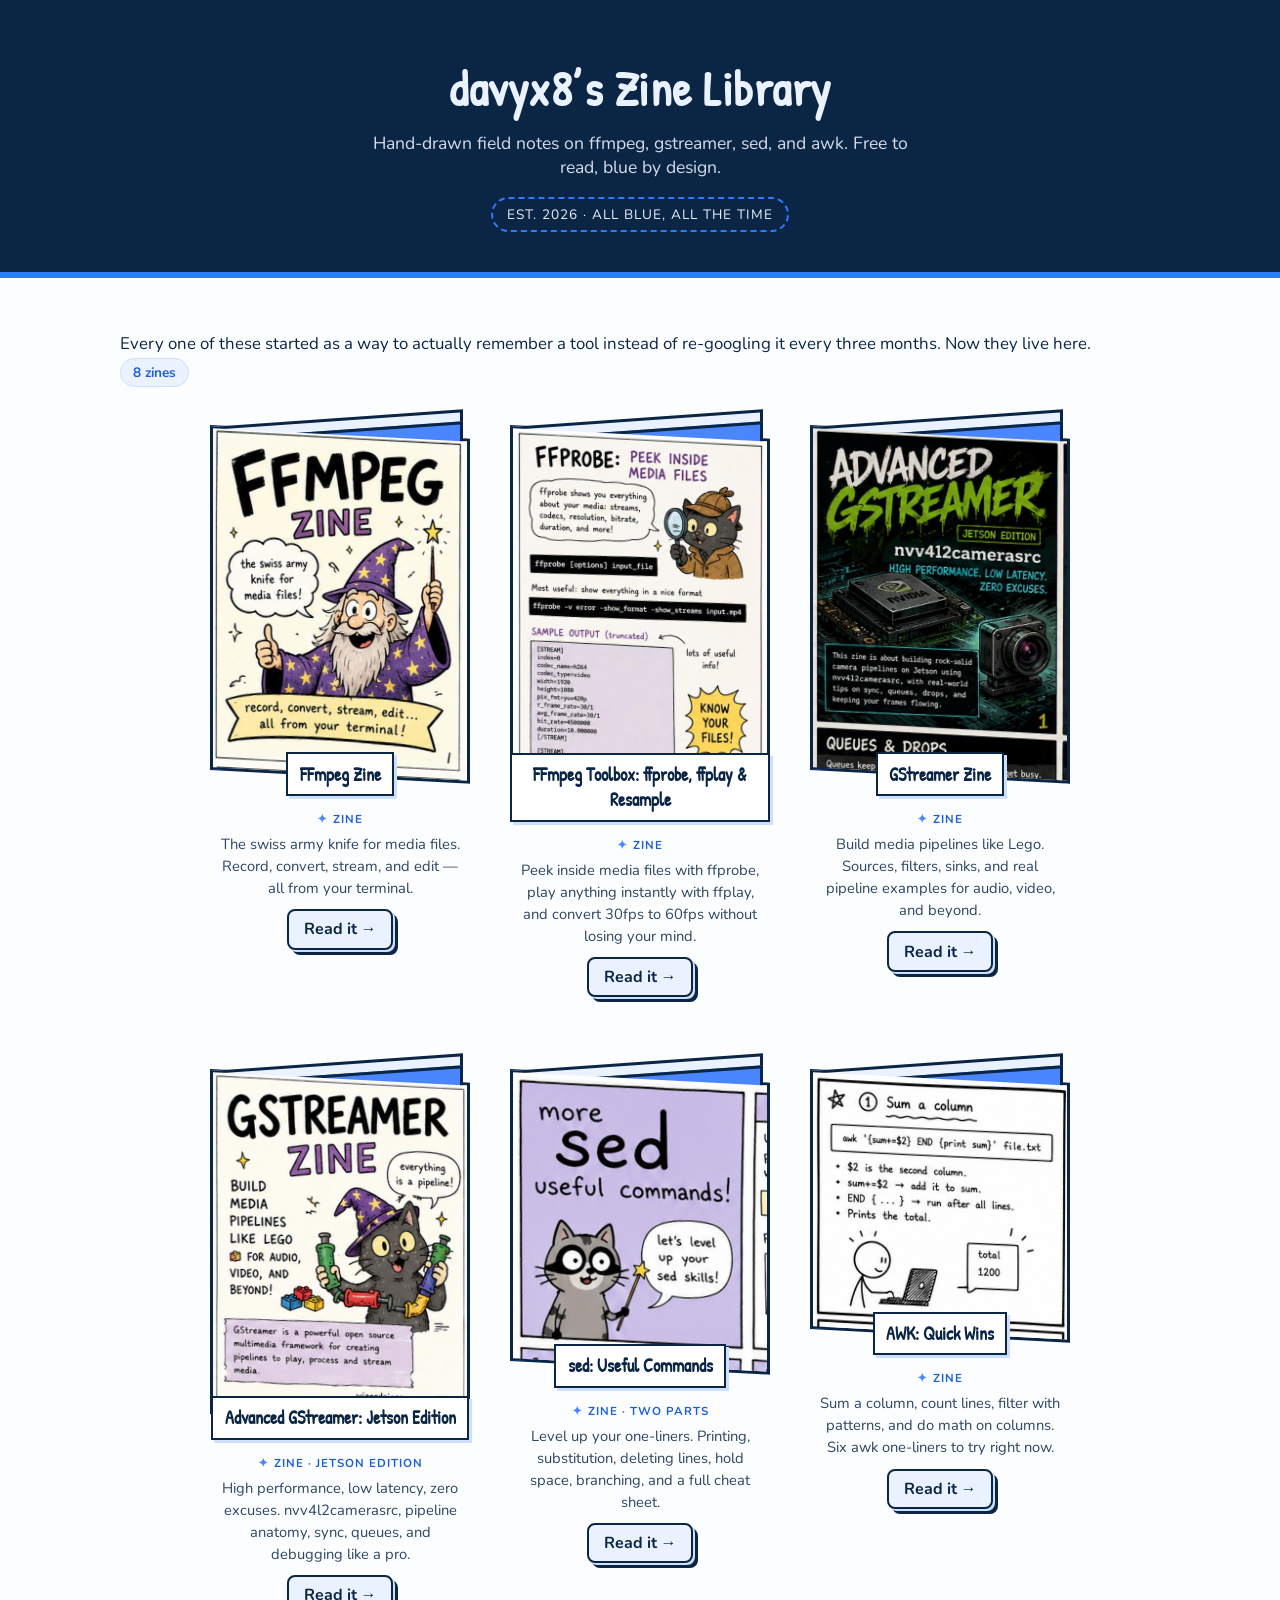
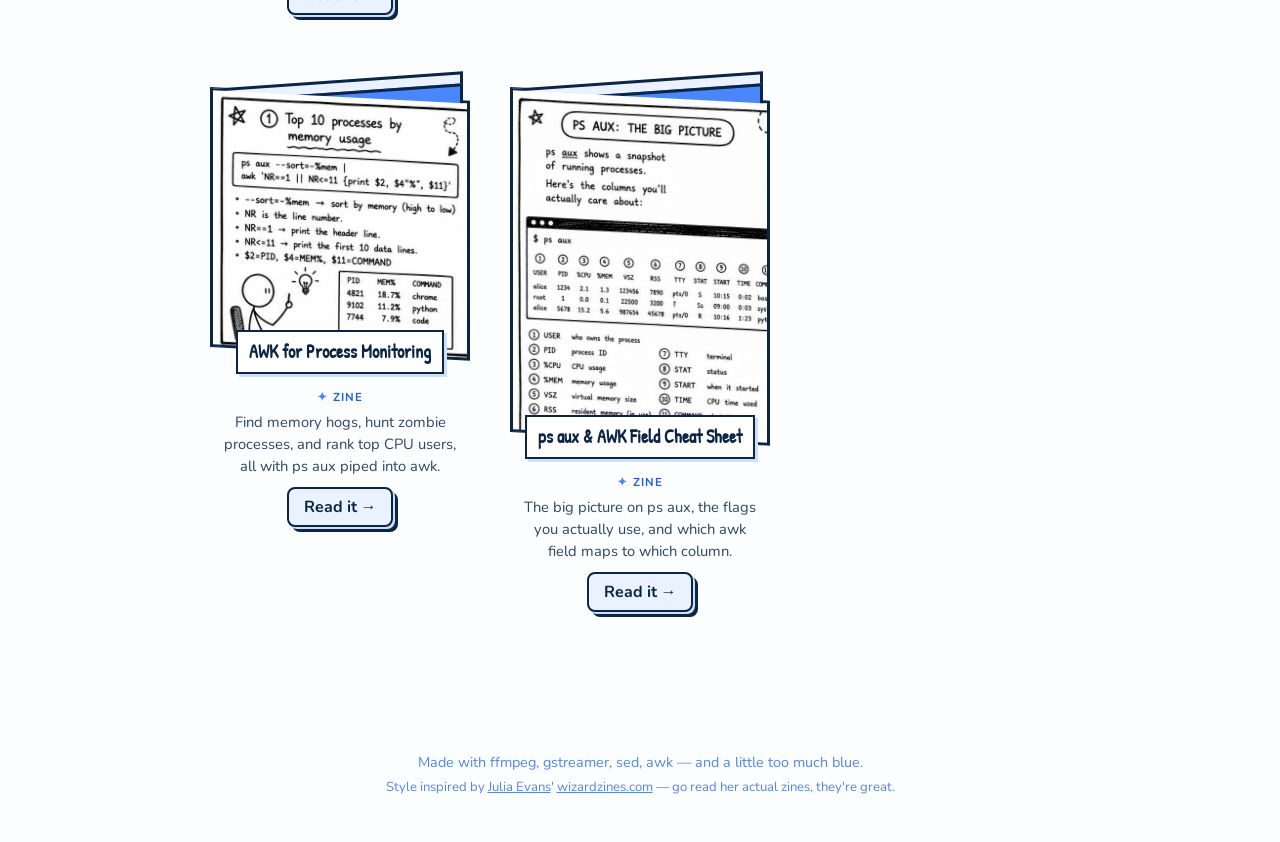
<file: index.html>
<!doctype html>
<html lang="en">
<head>
<meta charset="utf-8">
<meta name="viewport" content="width=device-width, initial-scale=1">
<title>davyx8's Zine Library</title>
<meta name="description" content="A little library of hand-drawn tech zines about ffmpeg, gstreamer, sed, and awk.">
<link rel="preconnect" href="https://fonts.googleapis.com">
<link rel="preconnect" href="https://fonts.gstatic.com" crossorigin>
<link href="https://fonts.googleapis.com/css2?family=Patrick+Hand&family=Nunito:wght@400;700;800&family=JetBrains+Mono:wght@400;700&display=swap" rel="stylesheet">
<link rel="stylesheet" href="style.css">
<link rel="icon" href="data:,">
</head>
<body class="">
<header class="site">
  <h1><a href="index.html" style="color:inherit;">davyx8&rsquo;s Zine Library</a></h1>
  <p>Hand-drawn field notes on ffmpeg, gstreamer, sed, and awk. Free to read, blue by design.</p>
  <span class="stamp">est. 2026 &middot; all blue, all the time</span>
</header>
<div class="wrap wrap-wide">
  <p class="intro">Every one of these started as a way to actually remember a tool instead of re-googling it every three months. Now they live here. <span class="count-pill">8 zines</span></p>
  <div class="zine-grid">
        <div class="li" style="--i: 0">
          <a href="zines/ffmpeg-zine.html">
            <div class="zine">
              <img src="img/thumbs/ffmpeg-zine.jpg" alt="FFmpeg Zine cover">
            </div>
            <div class="zine-title-wrapper">
              <h3 class="zine-title">FFmpeg Zine</h3>
            </div>
          </a>
          <div class="kicker">Zine</div>
          <p class="blurb">The swiss army knife for media files. Record, convert, stream, and edit &mdash; all from your terminal.</p>
          <a class="read-button" href="zines/ffmpeg-zine.html">Read it &rarr;</a>
        </div>
        <div class="li" style="--i: 1">
          <a href="zines/ffmpeg-toolbox.html">
            <div class="zine">
              <img src="img/thumbs/ffmpeg-toolbox.jpg" alt="FFmpeg Toolbox: ffprobe, ffplay &amp; Resample cover">
            </div>
            <div class="zine-title-wrapper">
              <h3 class="zine-title">FFmpeg Toolbox: ffprobe, ffplay &amp; Resample</h3>
            </div>
          </a>
          <div class="kicker">Zine</div>
          <p class="blurb">Peek inside media files with ffprobe, play anything instantly with ffplay, and convert 30fps to 60fps without losing your mind.</p>
          <a class="read-button" href="zines/ffmpeg-toolbox.html">Read it &rarr;</a>
        </div>
        <div class="li" style="--i: 2">
          <a href="zines/gstreamer-zine.html">
            <div class="zine">
              <img src="img/thumbs/gstreamer-zine.jpg" alt="GStreamer Zine cover">
            </div>
            <div class="zine-title-wrapper">
              <h3 class="zine-title">GStreamer Zine</h3>
            </div>
          </a>
          <div class="kicker">Zine</div>
          <p class="blurb">Build media pipelines like Lego. Sources, filters, sinks, and real pipeline examples for audio, video, and beyond.</p>
          <a class="read-button" href="zines/gstreamer-zine.html">Read it &rarr;</a>
        </div>
        <div class="li" style="--i: 3">
          <a href="zines/advanced-gstreamer-jetson.html">
            <div class="zine">
              <img src="img/thumbs/advanced-gstreamer-jetson.jpg" alt="Advanced GStreamer: Jetson Edition cover">
            </div>
            <div class="zine-title-wrapper">
              <h3 class="zine-title">Advanced GStreamer: Jetson Edition</h3>
            </div>
          </a>
          <div class="kicker">Zine &middot; Jetson Edition</div>
          <p class="blurb">High performance, low latency, zero excuses. nvv4l2camerasrc, pipeline anatomy, sync, queues, and debugging like a pro.</p>
          <a class="read-button" href="zines/advanced-gstreamer-jetson.html">Read it &rarr;</a>
        </div>
        <div class="li" style="--i: 4">
          <a href="zines/sed-zine.html">
            <div class="zine">
              <img src="img/thumbs/sed-zine.jpg" alt="sed: Useful Commands cover">
            </div>
            <div class="zine-title-wrapper">
              <h3 class="zine-title">sed: Useful Commands</h3>
            </div>
          </a>
          <div class="kicker">Zine &middot; Two Parts</div>
          <p class="blurb">Level up your one-liners. Printing, substitution, deleting lines, hold space, branching, and a full cheat sheet.</p>
          <a class="read-button" href="zines/sed-zine.html">Read it &rarr;</a>
        </div>
        <div class="li" style="--i: 5">
          <a href="zines/awk-basics.html">
            <div class="zine">
              <img src="img/thumbs/awk-basics.jpg" alt="AWK: Quick Wins cover">
            </div>
            <div class="zine-title-wrapper">
              <h3 class="zine-title">AWK: Quick Wins</h3>
            </div>
          </a>
          <div class="kicker">Zine</div>
          <p class="blurb">Sum a column, count lines, filter with patterns, and do math on columns. Six awk one-liners to try right now.</p>
          <a class="read-button" href="zines/awk-basics.html">Read it &rarr;</a>
        </div>
        <div class="li" style="--i: 6">
          <a href="zines/awk-processes.html">
            <div class="zine">
              <img src="img/thumbs/awk-processes.jpg" alt="AWK for Process Monitoring cover">
            </div>
            <div class="zine-title-wrapper">
              <h3 class="zine-title">AWK for Process Monitoring</h3>
            </div>
          </a>
          <div class="kicker">Zine</div>
          <p class="blurb">Find memory hogs, hunt zombie processes, and rank top CPU users, all with ps aux piped into awk.</p>
          <a class="read-button" href="zines/awk-processes.html">Read it &rarr;</a>
        </div>
        <div class="li" style="--i: 7">
          <a href="zines/ps-aux-cheatsheet.html">
            <div class="zine">
              <img src="img/thumbs/ps-aux-cheatsheet.jpg" alt="ps aux &amp; AWK Field Cheat Sheet cover">
            </div>
            <div class="zine-title-wrapper">
              <h3 class="zine-title">ps aux &amp; AWK Field Cheat Sheet</h3>
            </div>
          </a>
          <div class="kicker">Zine</div>
          <p class="blurb">The big picture on ps aux, the flags you actually use, and which awk field maps to which column.</p>
          <a class="read-button" href="zines/ps-aux-cheatsheet.html">Read it &rarr;</a>
        </div>
  </div>
</div>
<footer class="site">
  <p>Made with ffmpeg, gstreamer, sed, awk &mdash; and a little too much blue.</p>
  <p class="credit">Style inspired by <a href="https://jvns.ca/categories/zines/" target="_blank" rel="noopener">Julia Evans</a>' <a href="https://wizardzines.com/" target="_blank" rel="noopener">wizardzines.com</a> &mdash; go read her actual zines, they're great.</p>
</footer>
</body>
</html>
</file>
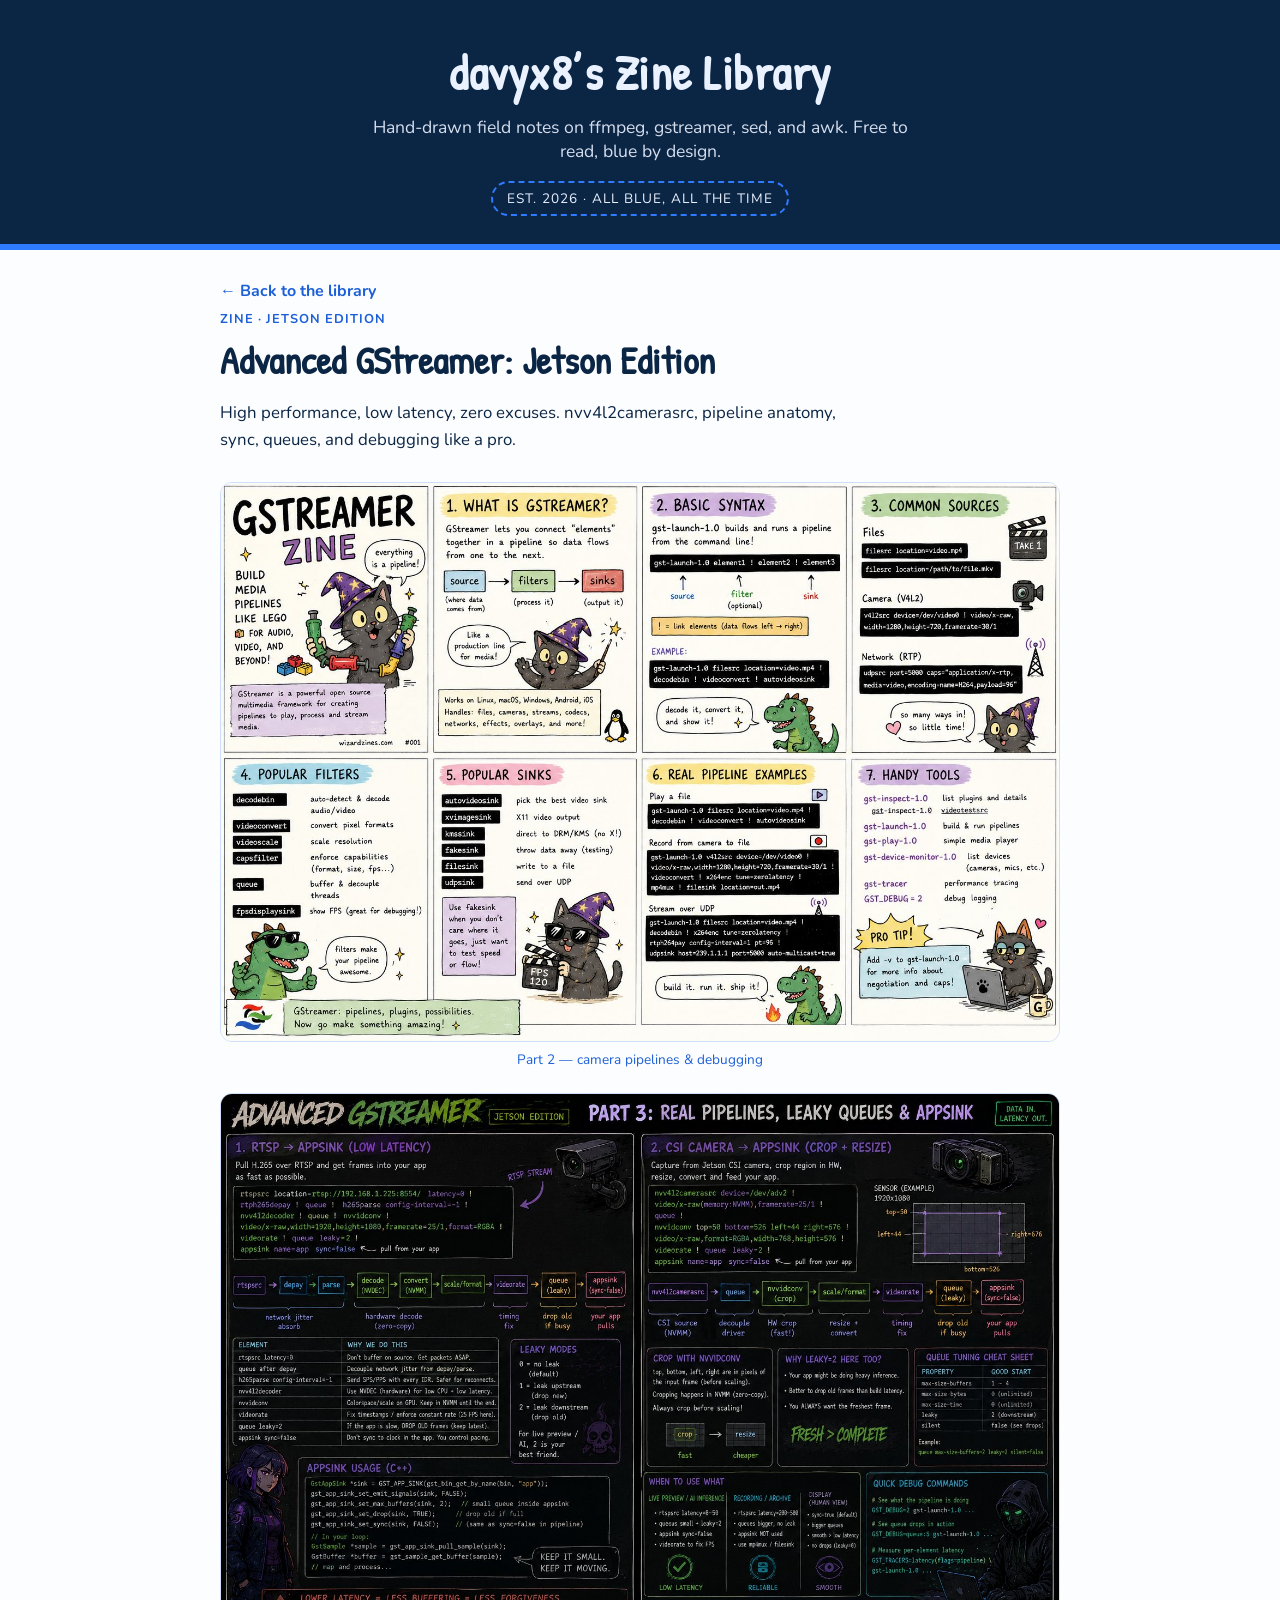
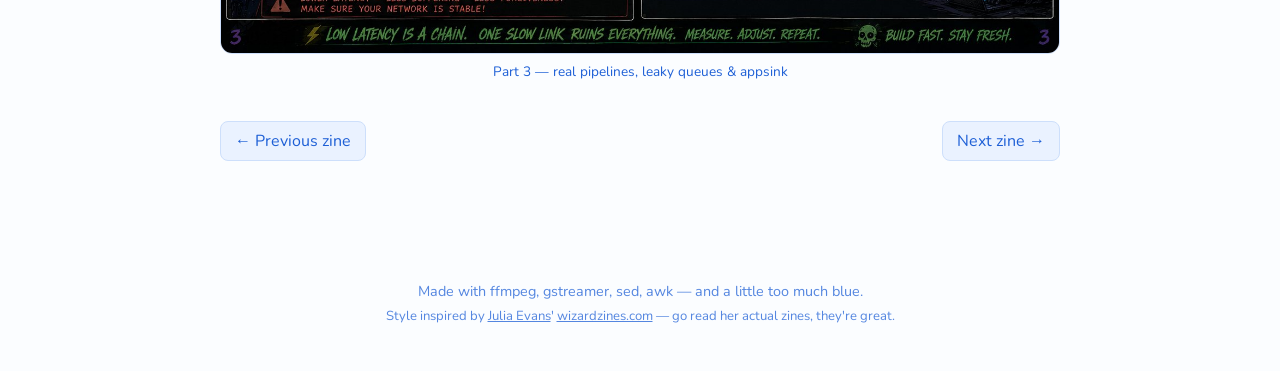
<file: zines/advanced-gstreamer-jetson.html>
<!doctype html>
<html lang="en">
<head>
<meta charset="utf-8">
<meta name="viewport" content="width=device-width, initial-scale=1">
<title>Advanced GStreamer: Jetson Edition &mdash; davyx8's Zine Library</title>
<meta name="description" content="A little library of hand-drawn tech zines about ffmpeg, gstreamer, sed, and awk.">
<link rel="preconnect" href="https://fonts.googleapis.com">
<link rel="preconnect" href="https://fonts.gstatic.com" crossorigin>
<link href="https://fonts.googleapis.com/css2?family=Patrick+Hand&family=Nunito:wght@400;700;800&family=JetBrains+Mono:wght@400;700&display=swap" rel="stylesheet">
<link rel="stylesheet" href="../style.css">
<link rel="icon" href="data:,">
</head>
<body class="zine-page">
<header class="site">
  <h1><a href="../index.html" style="color:inherit;">davyx8&rsquo;s Zine Library</a></h1>
  <p>Hand-drawn field notes on ffmpeg, gstreamer, sed, and awk. Free to read, blue by design.</p>
  <span class="stamp">est. 2026 &middot; all blue, all the time</span>
</header>
<div class="wrap zine-detail">
  <a class="back-link" href="../index.html">&larr; Back to the library</a>
  <div class="kicker">Zine &middot; Jetson Edition</div>
  <h1>Advanced GStreamer: Jetson Edition</h1>
  <p class="blurb">High performance, low latency, zero excuses. nvv4l2camerasrc, pipeline anatomy, sync, queues, and debugging like a pro.</p>
  <div class="pages">
    <figure>
      <img src="../img/full/advanced-gstreamer-jetson.jpg" alt="Advanced GStreamer: Jetson Edition page 1">
      <figcaption>Part 2 &mdash; camera pipelines & debugging</figcaption>
    </figure>
    <figure>
      <img src="../img/full/advanced-gstreamer-jetson-3.jpg" alt="Advanced GStreamer: Jetson Edition page 2">
      <figcaption>Part 3 &mdash; real pipelines, leaky queues & appsink</figcaption>
    </figure>
  </div>
  <div class="nav-buttons">
    <a href="gstreamer-zine.html">&larr; Previous zine</a>
    <a href="sed-zine.html">Next zine &rarr;</a>
  </div>
</div>
<footer class="site">
  <p>Made with ffmpeg, gstreamer, sed, awk &mdash; and a little too much blue.</p>
  <p class="credit">Style inspired by <a href="https://jvns.ca/categories/zines/" target="_blank" rel="noopener">Julia Evans</a>' <a href="https://wizardzines.com/" target="_blank" rel="noopener">wizardzines.com</a> &mdash; go read her actual zines, they're great.</p>
</footer>
</body>
</html>
</file>
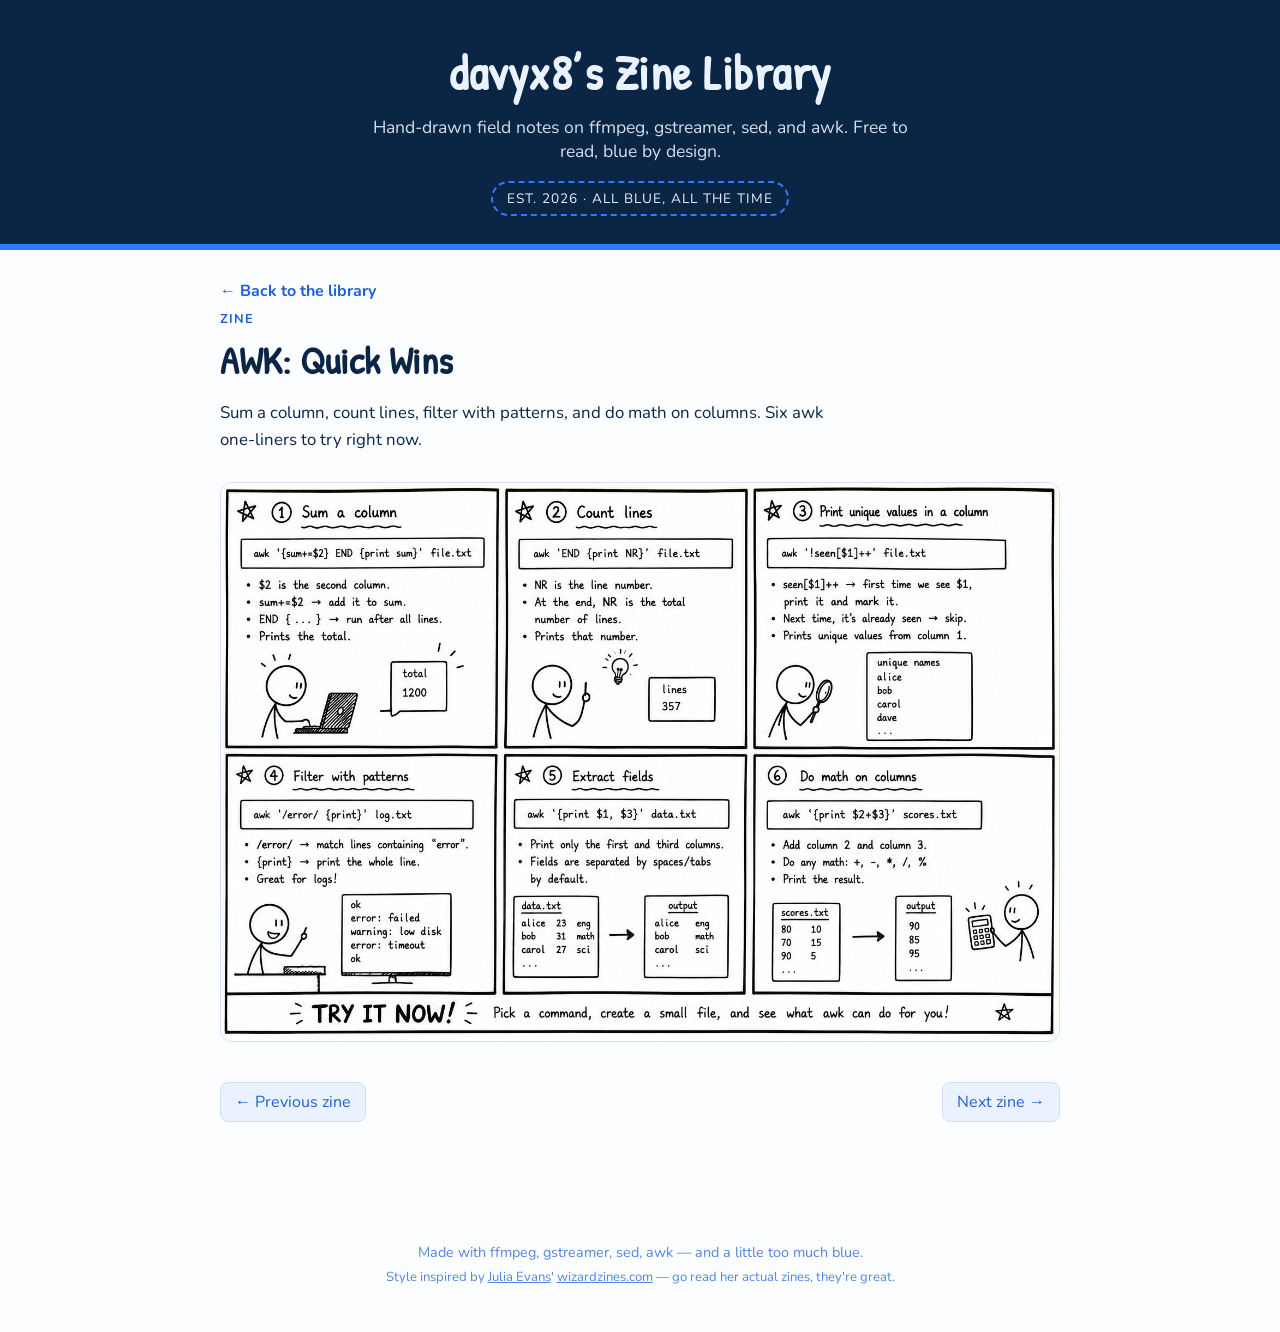
<file: zines/awk-basics.html>
<!doctype html>
<html lang="en">
<head>
<meta charset="utf-8">
<meta name="viewport" content="width=device-width, initial-scale=1">
<title>AWK: Quick Wins &mdash; davyx8's Zine Library</title>
<meta name="description" content="A little library of hand-drawn tech zines about ffmpeg, gstreamer, sed, and awk.">
<link rel="preconnect" href="https://fonts.googleapis.com">
<link rel="preconnect" href="https://fonts.gstatic.com" crossorigin>
<link href="https://fonts.googleapis.com/css2?family=Patrick+Hand&family=Nunito:wght@400;700;800&family=JetBrains+Mono:wght@400;700&display=swap" rel="stylesheet">
<link rel="stylesheet" href="../style.css">
<link rel="icon" href="data:,">
</head>
<body class="zine-page">
<header class="site">
  <h1><a href="../index.html" style="color:inherit;">davyx8&rsquo;s Zine Library</a></h1>
  <p>Hand-drawn field notes on ffmpeg, gstreamer, sed, and awk. Free to read, blue by design.</p>
  <span class="stamp">est. 2026 &middot; all blue, all the time</span>
</header>
<div class="wrap zine-detail">
  <a class="back-link" href="../index.html">&larr; Back to the library</a>
  <div class="kicker">Zine</div>
  <h1>AWK: Quick Wins</h1>
  <p class="blurb">Sum a column, count lines, filter with patterns, and do math on columns. Six awk one-liners to try right now.</p>
  <div class="pages">
    <figure>
      <img src="../img/full/awk-basics.jpg" alt="AWK: Quick Wins page 1">
      
    </figure>
  </div>
  <div class="nav-buttons">
    <a href="sed-zine.html">&larr; Previous zine</a>
    <a href="awk-processes.html">Next zine &rarr;</a>
  </div>
</div>
<footer class="site">
  <p>Made with ffmpeg, gstreamer, sed, awk &mdash; and a little too much blue.</p>
  <p class="credit">Style inspired by <a href="https://jvns.ca/categories/zines/" target="_blank" rel="noopener">Julia Evans</a>' <a href="https://wizardzines.com/" target="_blank" rel="noopener">wizardzines.com</a> &mdash; go read her actual zines, they're great.</p>
</footer>
</body>
</html>
</file>
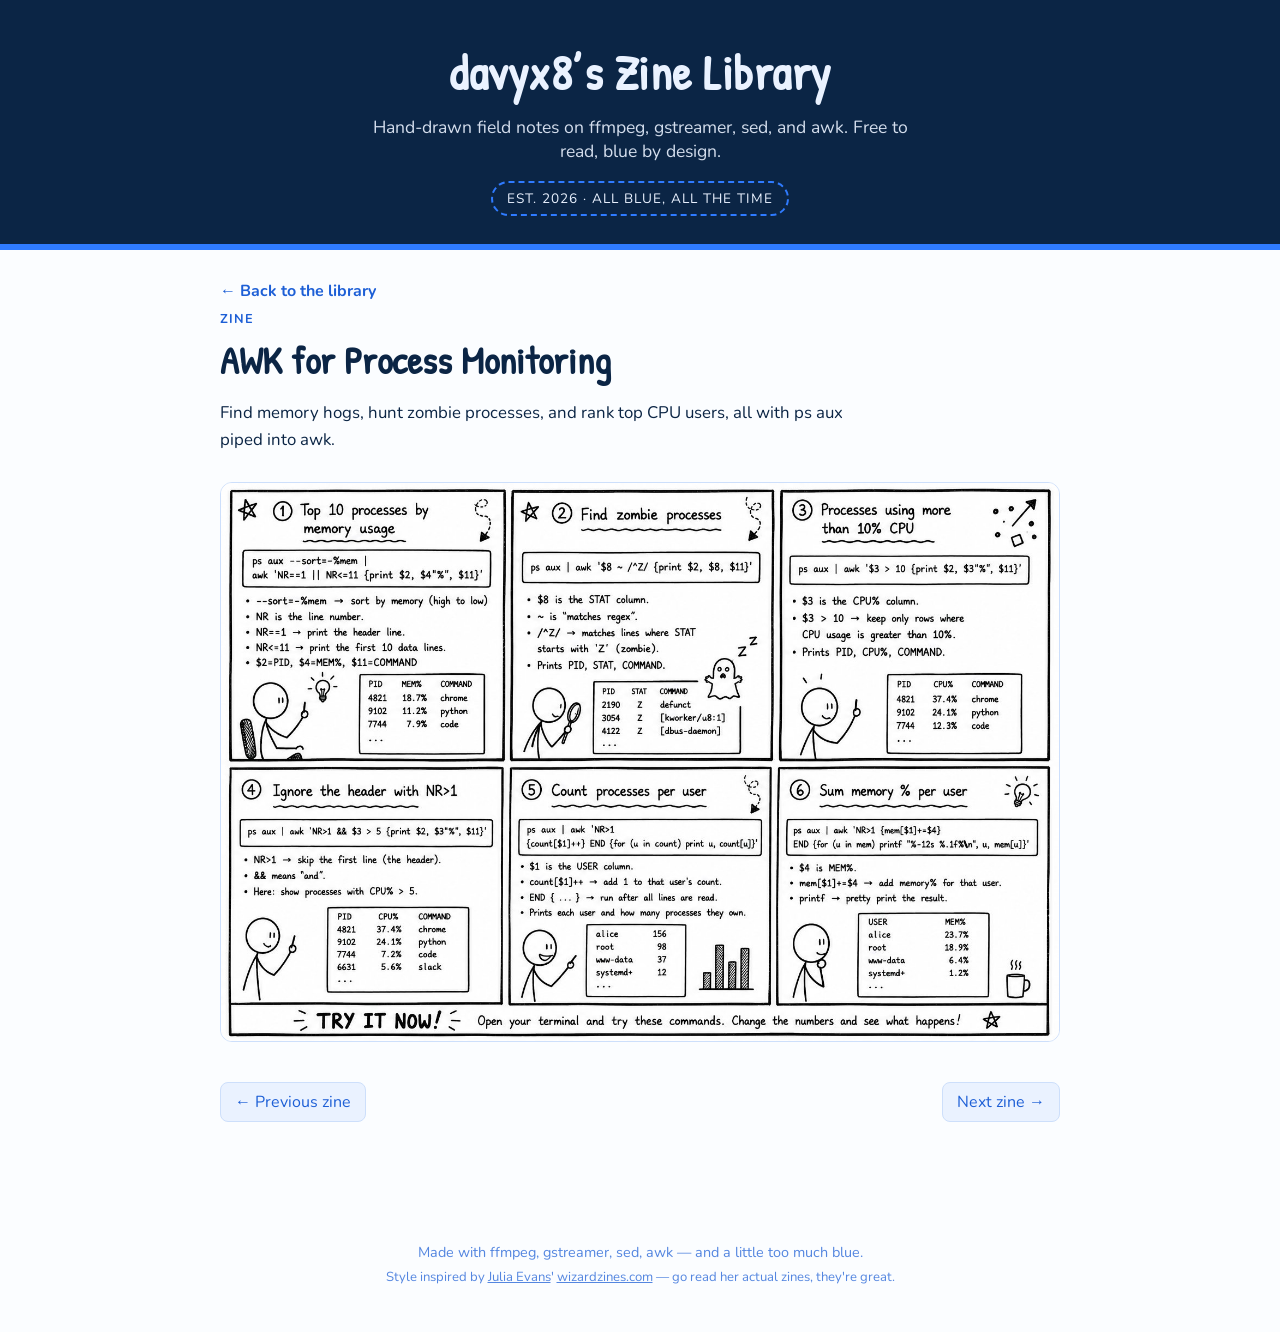
<file: zines/awk-processes.html>
<!doctype html>
<html lang="en">
<head>
<meta charset="utf-8">
<meta name="viewport" content="width=device-width, initial-scale=1">
<title>AWK for Process Monitoring &mdash; davyx8's Zine Library</title>
<meta name="description" content="A little library of hand-drawn tech zines about ffmpeg, gstreamer, sed, and awk.">
<link rel="preconnect" href="https://fonts.googleapis.com">
<link rel="preconnect" href="https://fonts.gstatic.com" crossorigin>
<link href="https://fonts.googleapis.com/css2?family=Patrick+Hand&family=Nunito:wght@400;700;800&family=JetBrains+Mono:wght@400;700&display=swap" rel="stylesheet">
<link rel="stylesheet" href="../style.css">
<link rel="icon" href="data:,">
</head>
<body class="zine-page">
<header class="site">
  <h1><a href="../index.html" style="color:inherit;">davyx8&rsquo;s Zine Library</a></h1>
  <p>Hand-drawn field notes on ffmpeg, gstreamer, sed, and awk. Free to read, blue by design.</p>
  <span class="stamp">est. 2026 &middot; all blue, all the time</span>
</header>
<div class="wrap zine-detail">
  <a class="back-link" href="../index.html">&larr; Back to the library</a>
  <div class="kicker">Zine</div>
  <h1>AWK for Process Monitoring</h1>
  <p class="blurb">Find memory hogs, hunt zombie processes, and rank top CPU users, all with ps aux piped into awk.</p>
  <div class="pages">
    <figure>
      <img src="../img/full/awk-processes.jpg" alt="AWK for Process Monitoring page 1">
      
    </figure>
  </div>
  <div class="nav-buttons">
    <a href="awk-basics.html">&larr; Previous zine</a>
    <a href="ps-aux-cheatsheet.html">Next zine &rarr;</a>
  </div>
</div>
<footer class="site">
  <p>Made with ffmpeg, gstreamer, sed, awk &mdash; and a little too much blue.</p>
  <p class="credit">Style inspired by <a href="https://jvns.ca/categories/zines/" target="_blank" rel="noopener">Julia Evans</a>' <a href="https://wizardzines.com/" target="_blank" rel="noopener">wizardzines.com</a> &mdash; go read her actual zines, they're great.</p>
</footer>
</body>
</html>
</file>
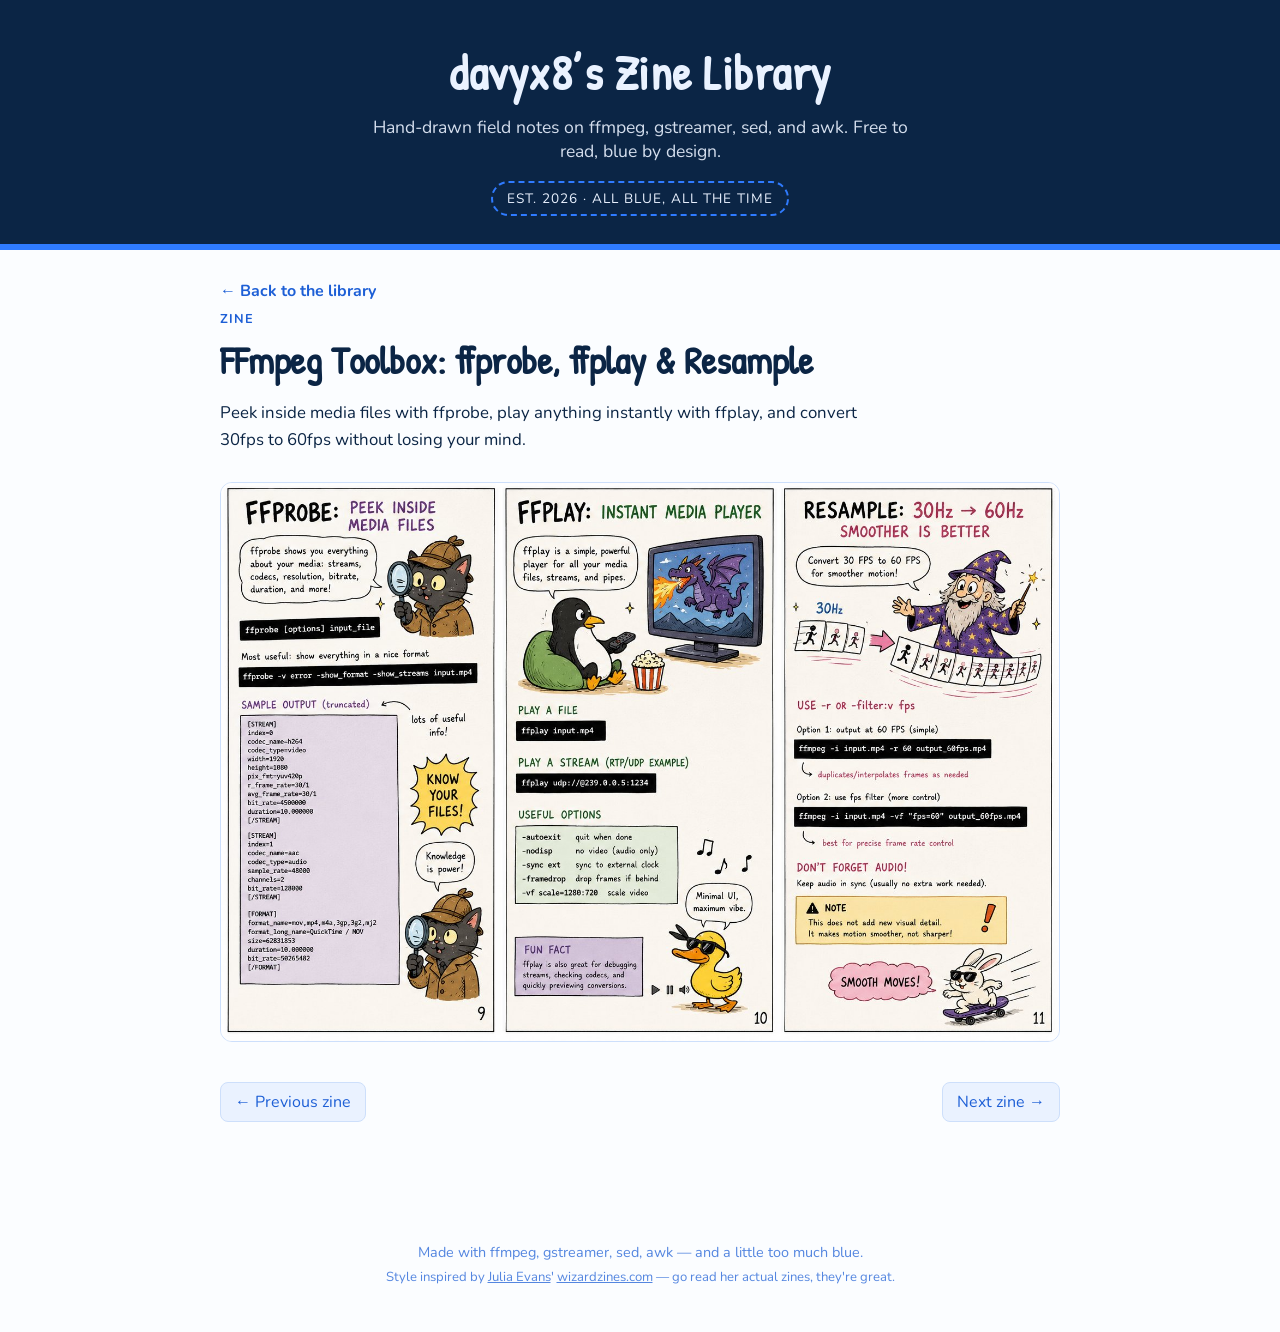
<file: zines/ffmpeg-toolbox.html>
<!doctype html>
<html lang="en">
<head>
<meta charset="utf-8">
<meta name="viewport" content="width=device-width, initial-scale=1">
<title>FFmpeg Toolbox: ffprobe, ffplay &amp; Resample &mdash; davyx8's Zine Library</title>
<meta name="description" content="A little library of hand-drawn tech zines about ffmpeg, gstreamer, sed, and awk.">
<link rel="preconnect" href="https://fonts.googleapis.com">
<link rel="preconnect" href="https://fonts.gstatic.com" crossorigin>
<link href="https://fonts.googleapis.com/css2?family=Patrick+Hand&family=Nunito:wght@400;700;800&family=JetBrains+Mono:wght@400;700&display=swap" rel="stylesheet">
<link rel="stylesheet" href="../style.css">
<link rel="icon" href="data:,">
</head>
<body class="zine-page">
<header class="site">
  <h1><a href="../index.html" style="color:inherit;">davyx8&rsquo;s Zine Library</a></h1>
  <p>Hand-drawn field notes on ffmpeg, gstreamer, sed, and awk. Free to read, blue by design.</p>
  <span class="stamp">est. 2026 &middot; all blue, all the time</span>
</header>
<div class="wrap zine-detail">
  <a class="back-link" href="../index.html">&larr; Back to the library</a>
  <div class="kicker">Zine</div>
  <h1>FFmpeg Toolbox: ffprobe, ffplay &amp; Resample</h1>
  <p class="blurb">Peek inside media files with ffprobe, play anything instantly with ffplay, and convert 30fps to 60fps without losing your mind.</p>
  <div class="pages">
    <figure>
      <img src="../img/full/ffmpeg-toolbox.jpg" alt="FFmpeg Toolbox: ffprobe, ffplay &amp; Resample page 1">
      
    </figure>
  </div>
  <div class="nav-buttons">
    <a href="ffmpeg-zine.html">&larr; Previous zine</a>
    <a href="gstreamer-zine.html">Next zine &rarr;</a>
  </div>
</div>
<footer class="site">
  <p>Made with ffmpeg, gstreamer, sed, awk &mdash; and a little too much blue.</p>
  <p class="credit">Style inspired by <a href="https://jvns.ca/categories/zines/" target="_blank" rel="noopener">Julia Evans</a>' <a href="https://wizardzines.com/" target="_blank" rel="noopener">wizardzines.com</a> &mdash; go read her actual zines, they're great.</p>
</footer>
</body>
</html>
</file>
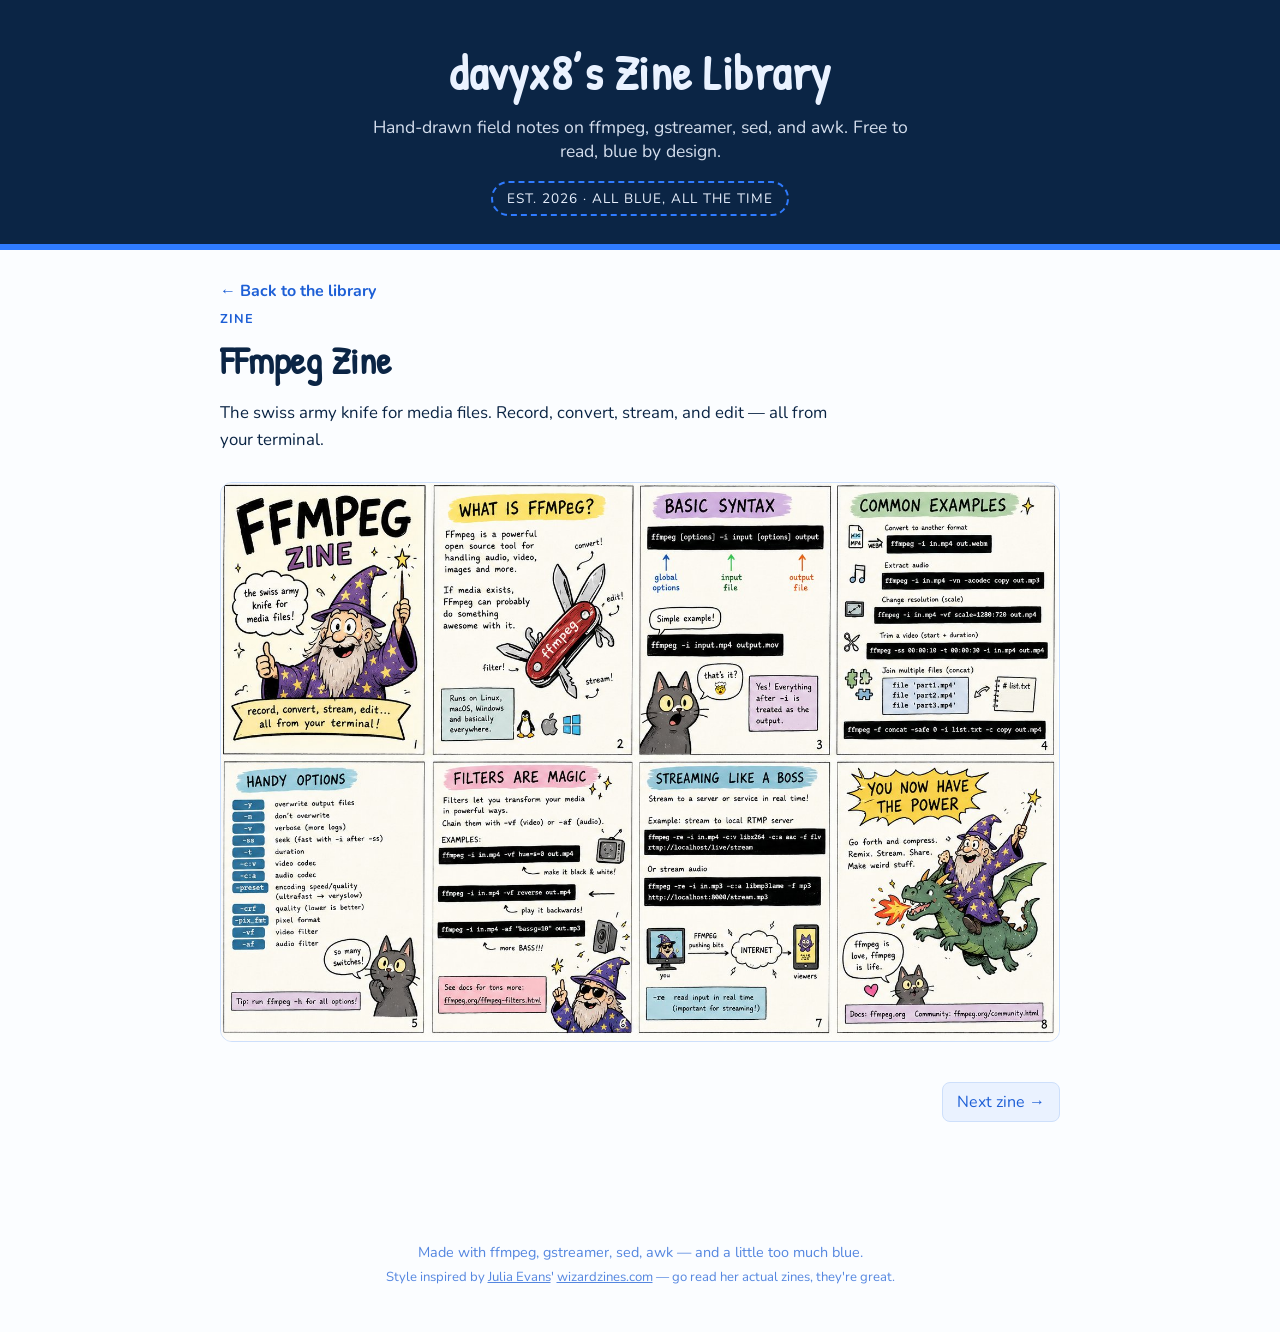
<file: zines/ffmpeg-zine.html>
<!doctype html>
<html lang="en">
<head>
<meta charset="utf-8">
<meta name="viewport" content="width=device-width, initial-scale=1">
<title>FFmpeg Zine &mdash; davyx8's Zine Library</title>
<meta name="description" content="A little library of hand-drawn tech zines about ffmpeg, gstreamer, sed, and awk.">
<link rel="preconnect" href="https://fonts.googleapis.com">
<link rel="preconnect" href="https://fonts.gstatic.com" crossorigin>
<link href="https://fonts.googleapis.com/css2?family=Patrick+Hand&family=Nunito:wght@400;700;800&family=JetBrains+Mono:wght@400;700&display=swap" rel="stylesheet">
<link rel="stylesheet" href="../style.css">
<link rel="icon" href="data:,">
</head>
<body class="zine-page">
<header class="site">
  <h1><a href="../index.html" style="color:inherit;">davyx8&rsquo;s Zine Library</a></h1>
  <p>Hand-drawn field notes on ffmpeg, gstreamer, sed, and awk. Free to read, blue by design.</p>
  <span class="stamp">est. 2026 &middot; all blue, all the time</span>
</header>
<div class="wrap zine-detail">
  <a class="back-link" href="../index.html">&larr; Back to the library</a>
  <div class="kicker">Zine</div>
  <h1>FFmpeg Zine</h1>
  <p class="blurb">The swiss army knife for media files. Record, convert, stream, and edit &mdash; all from your terminal.</p>
  <div class="pages">
    <figure>
      <img src="../img/full/ffmpeg-zine.jpg" alt="FFmpeg Zine page 1">
      
    </figure>
  </div>
  <div class="nav-buttons">
    <span></span>
    <a href="ffmpeg-toolbox.html">Next zine &rarr;</a>
  </div>
</div>
<footer class="site">
  <p>Made with ffmpeg, gstreamer, sed, awk &mdash; and a little too much blue.</p>
  <p class="credit">Style inspired by <a href="https://jvns.ca/categories/zines/" target="_blank" rel="noopener">Julia Evans</a>' <a href="https://wizardzines.com/" target="_blank" rel="noopener">wizardzines.com</a> &mdash; go read her actual zines, they're great.</p>
</footer>
</body>
</html>
</file>
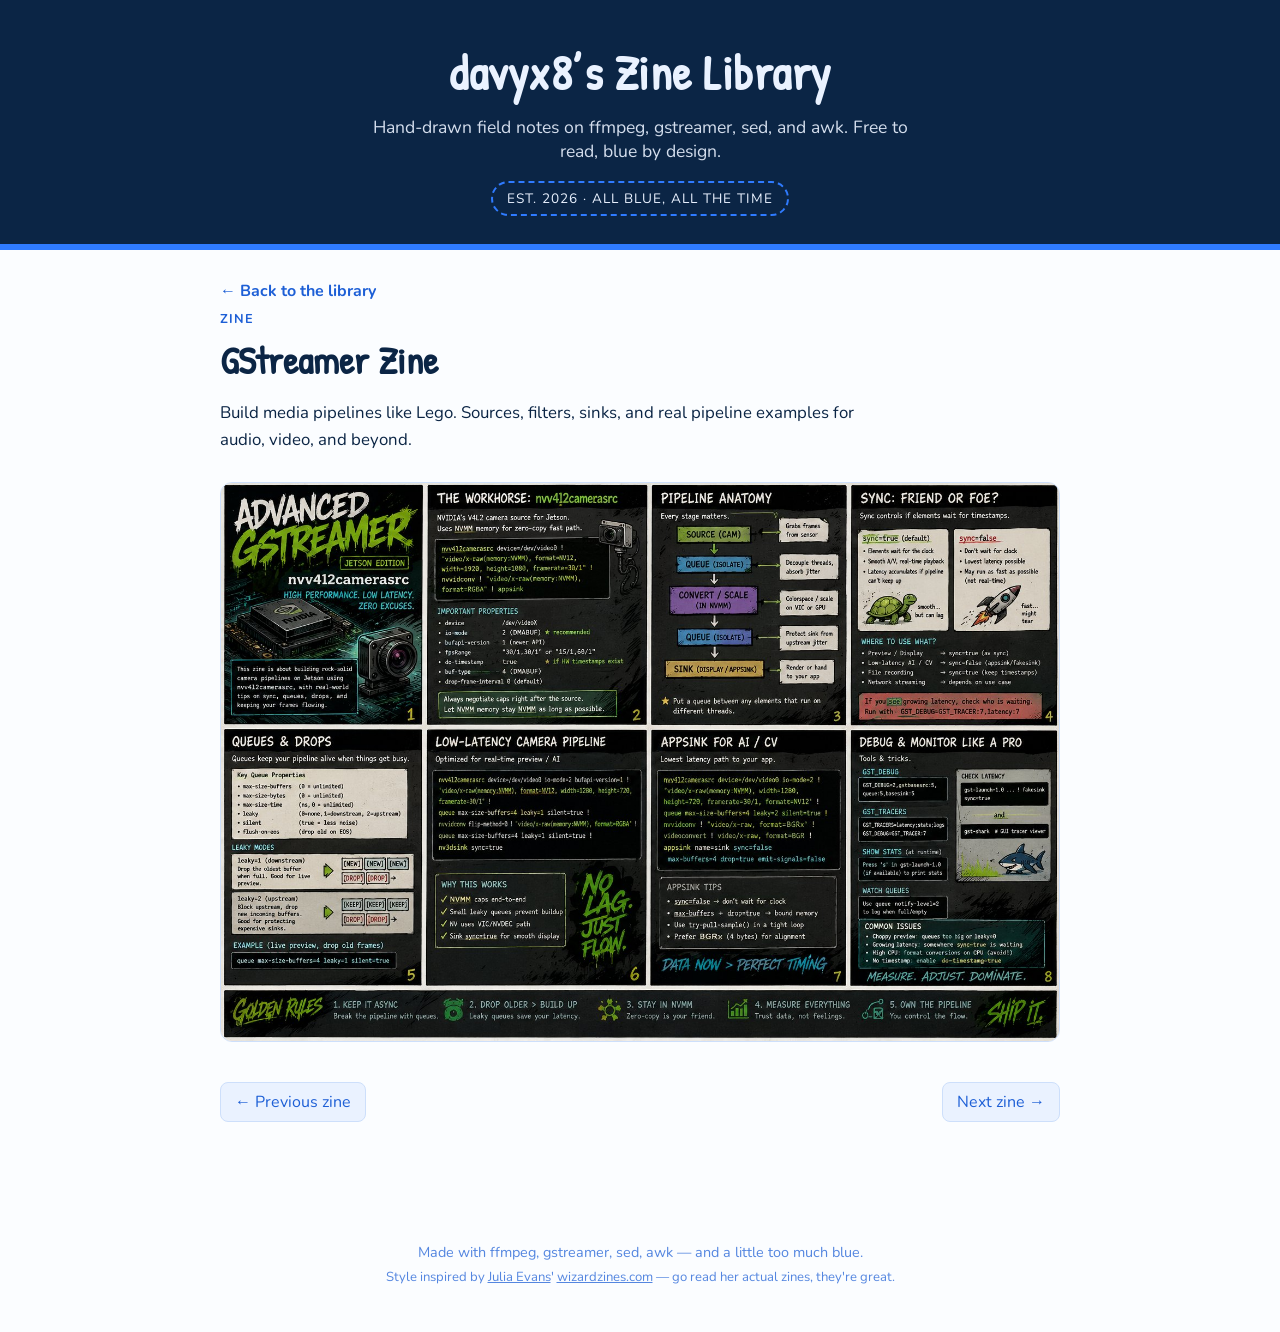
<file: zines/gstreamer-zine.html>
<!doctype html>
<html lang="en">
<head>
<meta charset="utf-8">
<meta name="viewport" content="width=device-width, initial-scale=1">
<title>GStreamer Zine &mdash; davyx8's Zine Library</title>
<meta name="description" content="A little library of hand-drawn tech zines about ffmpeg, gstreamer, sed, and awk.">
<link rel="preconnect" href="https://fonts.googleapis.com">
<link rel="preconnect" href="https://fonts.gstatic.com" crossorigin>
<link href="https://fonts.googleapis.com/css2?family=Patrick+Hand&family=Nunito:wght@400;700;800&family=JetBrains+Mono:wght@400;700&display=swap" rel="stylesheet">
<link rel="stylesheet" href="../style.css">
<link rel="icon" href="data:,">
</head>
<body class="zine-page">
<header class="site">
  <h1><a href="../index.html" style="color:inherit;">davyx8&rsquo;s Zine Library</a></h1>
  <p>Hand-drawn field notes on ffmpeg, gstreamer, sed, and awk. Free to read, blue by design.</p>
  <span class="stamp">est. 2026 &middot; all blue, all the time</span>
</header>
<div class="wrap zine-detail">
  <a class="back-link" href="../index.html">&larr; Back to the library</a>
  <div class="kicker">Zine</div>
  <h1>GStreamer Zine</h1>
  <p class="blurb">Build media pipelines like Lego. Sources, filters, sinks, and real pipeline examples for audio, video, and beyond.</p>
  <div class="pages">
    <figure>
      <img src="../img/full/gstreamer-zine.jpg" alt="GStreamer Zine page 1">
      
    </figure>
  </div>
  <div class="nav-buttons">
    <a href="ffmpeg-toolbox.html">&larr; Previous zine</a>
    <a href="advanced-gstreamer-jetson.html">Next zine &rarr;</a>
  </div>
</div>
<footer class="site">
  <p>Made with ffmpeg, gstreamer, sed, awk &mdash; and a little too much blue.</p>
  <p class="credit">Style inspired by <a href="https://jvns.ca/categories/zines/" target="_blank" rel="noopener">Julia Evans</a>' <a href="https://wizardzines.com/" target="_blank" rel="noopener">wizardzines.com</a> &mdash; go read her actual zines, they're great.</p>
</footer>
</body>
</html>
</file>
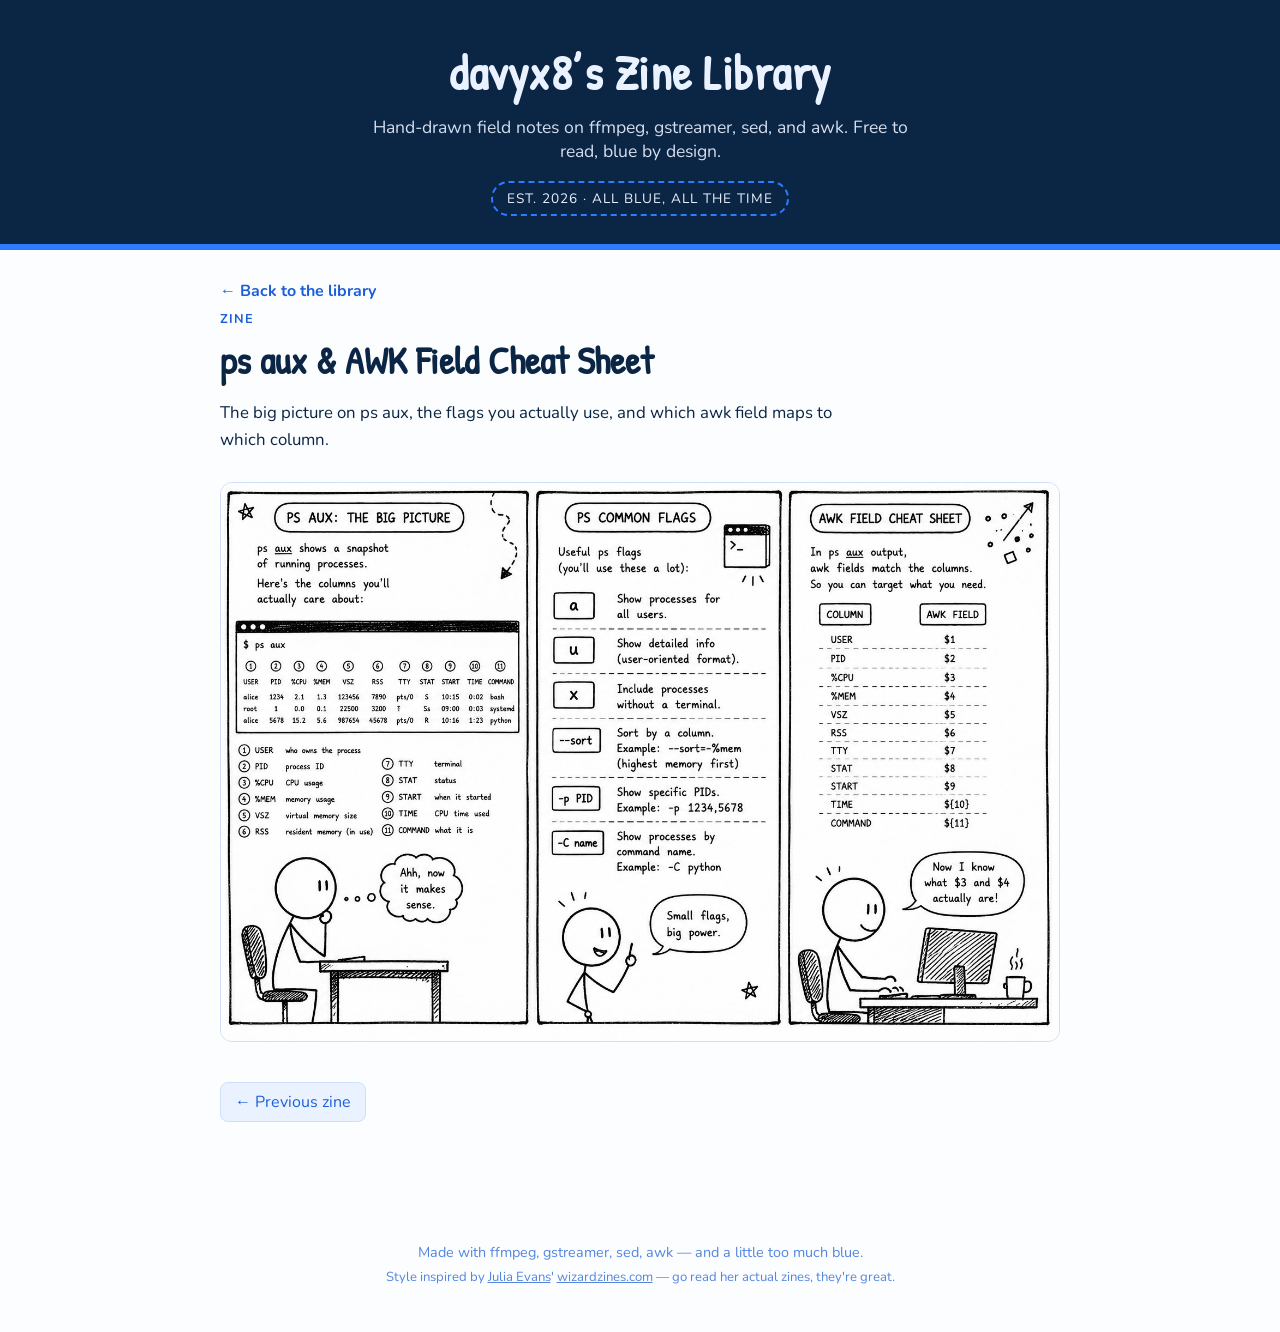
<file: zines/ps-aux-cheatsheet.html>
<!doctype html>
<html lang="en">
<head>
<meta charset="utf-8">
<meta name="viewport" content="width=device-width, initial-scale=1">
<title>ps aux &amp; AWK Field Cheat Sheet &mdash; davyx8's Zine Library</title>
<meta name="description" content="A little library of hand-drawn tech zines about ffmpeg, gstreamer, sed, and awk.">
<link rel="preconnect" href="https://fonts.googleapis.com">
<link rel="preconnect" href="https://fonts.gstatic.com" crossorigin>
<link href="https://fonts.googleapis.com/css2?family=Patrick+Hand&family=Nunito:wght@400;700;800&family=JetBrains+Mono:wght@400;700&display=swap" rel="stylesheet">
<link rel="stylesheet" href="../style.css">
<link rel="icon" href="data:,">
</head>
<body class="zine-page">
<header class="site">
  <h1><a href="../index.html" style="color:inherit;">davyx8&rsquo;s Zine Library</a></h1>
  <p>Hand-drawn field notes on ffmpeg, gstreamer, sed, and awk. Free to read, blue by design.</p>
  <span class="stamp">est. 2026 &middot; all blue, all the time</span>
</header>
<div class="wrap zine-detail">
  <a class="back-link" href="../index.html">&larr; Back to the library</a>
  <div class="kicker">Zine</div>
  <h1>ps aux &amp; AWK Field Cheat Sheet</h1>
  <p class="blurb">The big picture on ps aux, the flags you actually use, and which awk field maps to which column.</p>
  <div class="pages">
    <figure>
      <img src="../img/full/ps-aux-cheatsheet.jpg" alt="ps aux &amp; AWK Field Cheat Sheet page 1">
      
    </figure>
  </div>
  <div class="nav-buttons">
    <a href="awk-processes.html">&larr; Previous zine</a>
    <span></span>
  </div>
</div>
<footer class="site">
  <p>Made with ffmpeg, gstreamer, sed, awk &mdash; and a little too much blue.</p>
  <p class="credit">Style inspired by <a href="https://jvns.ca/categories/zines/" target="_blank" rel="noopener">Julia Evans</a>' <a href="https://wizardzines.com/" target="_blank" rel="noopener">wizardzines.com</a> &mdash; go read her actual zines, they're great.</p>
</footer>
</body>
</html>
</file>
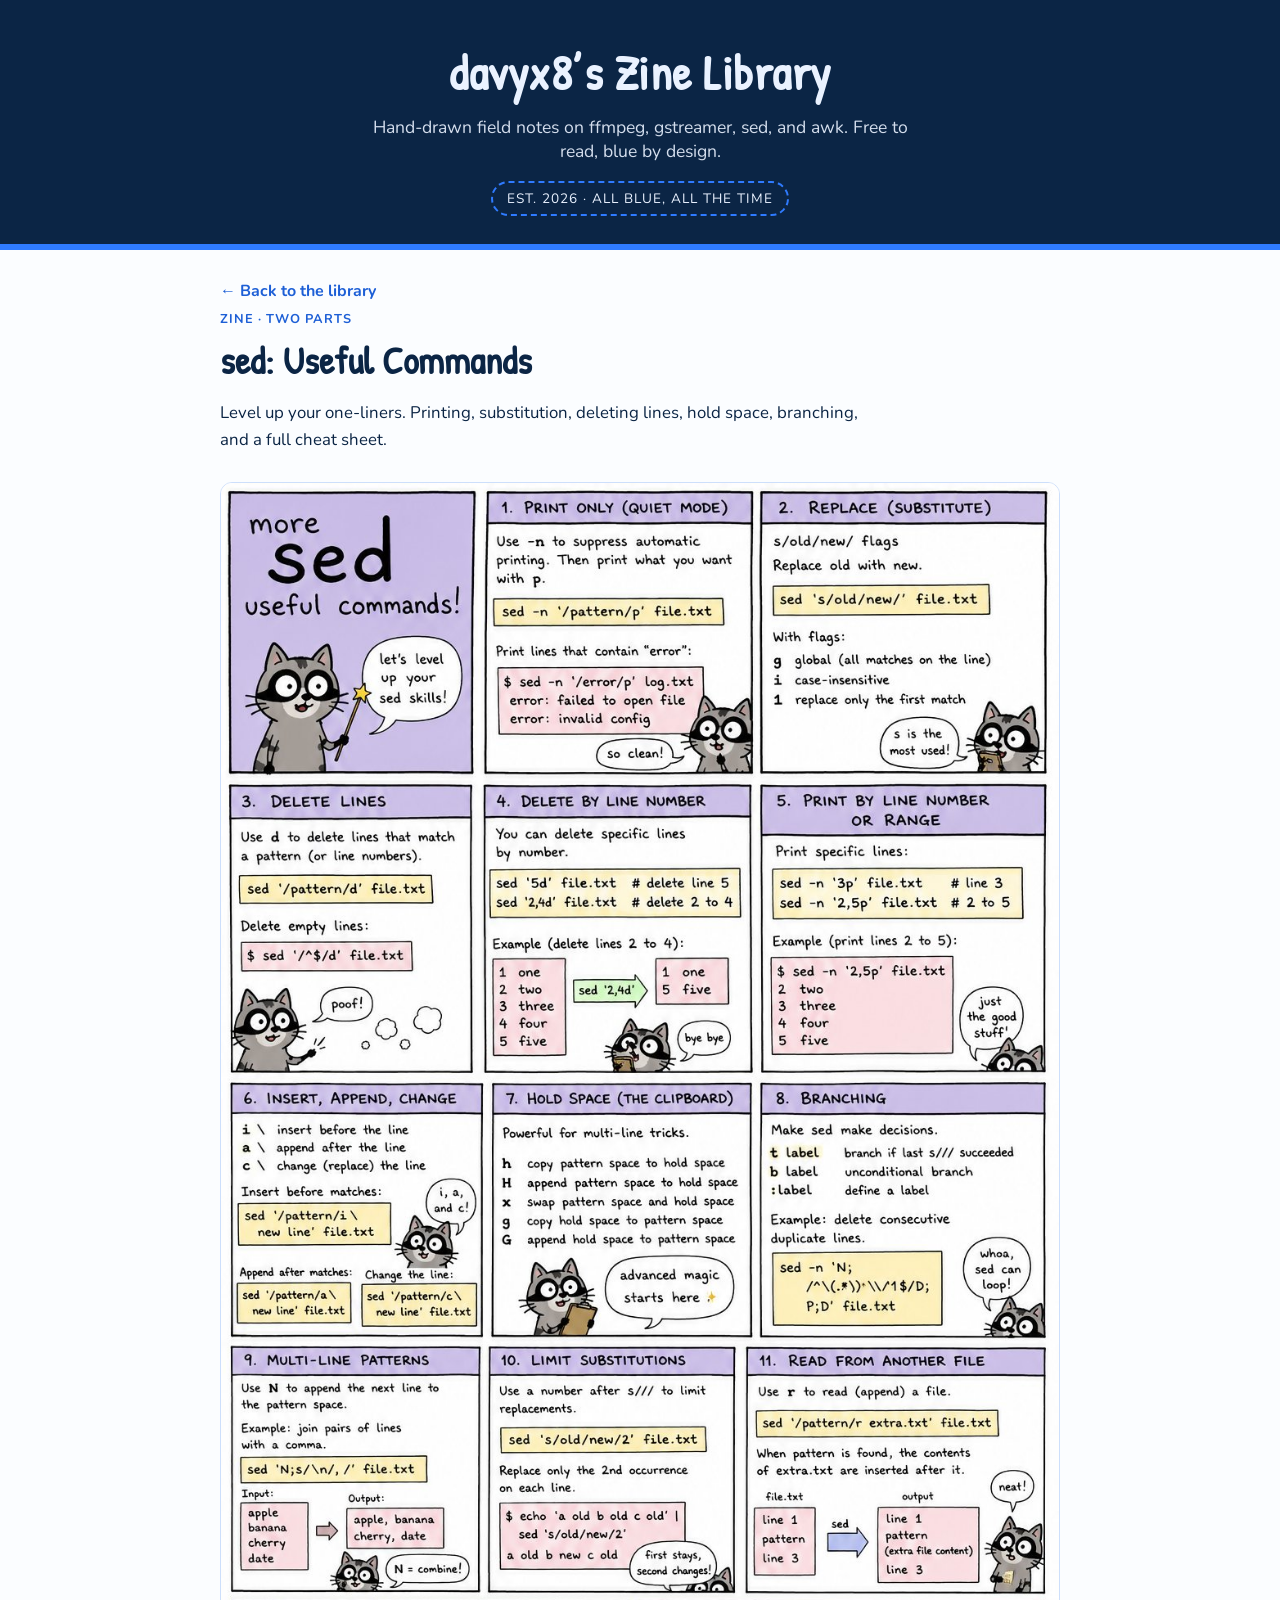
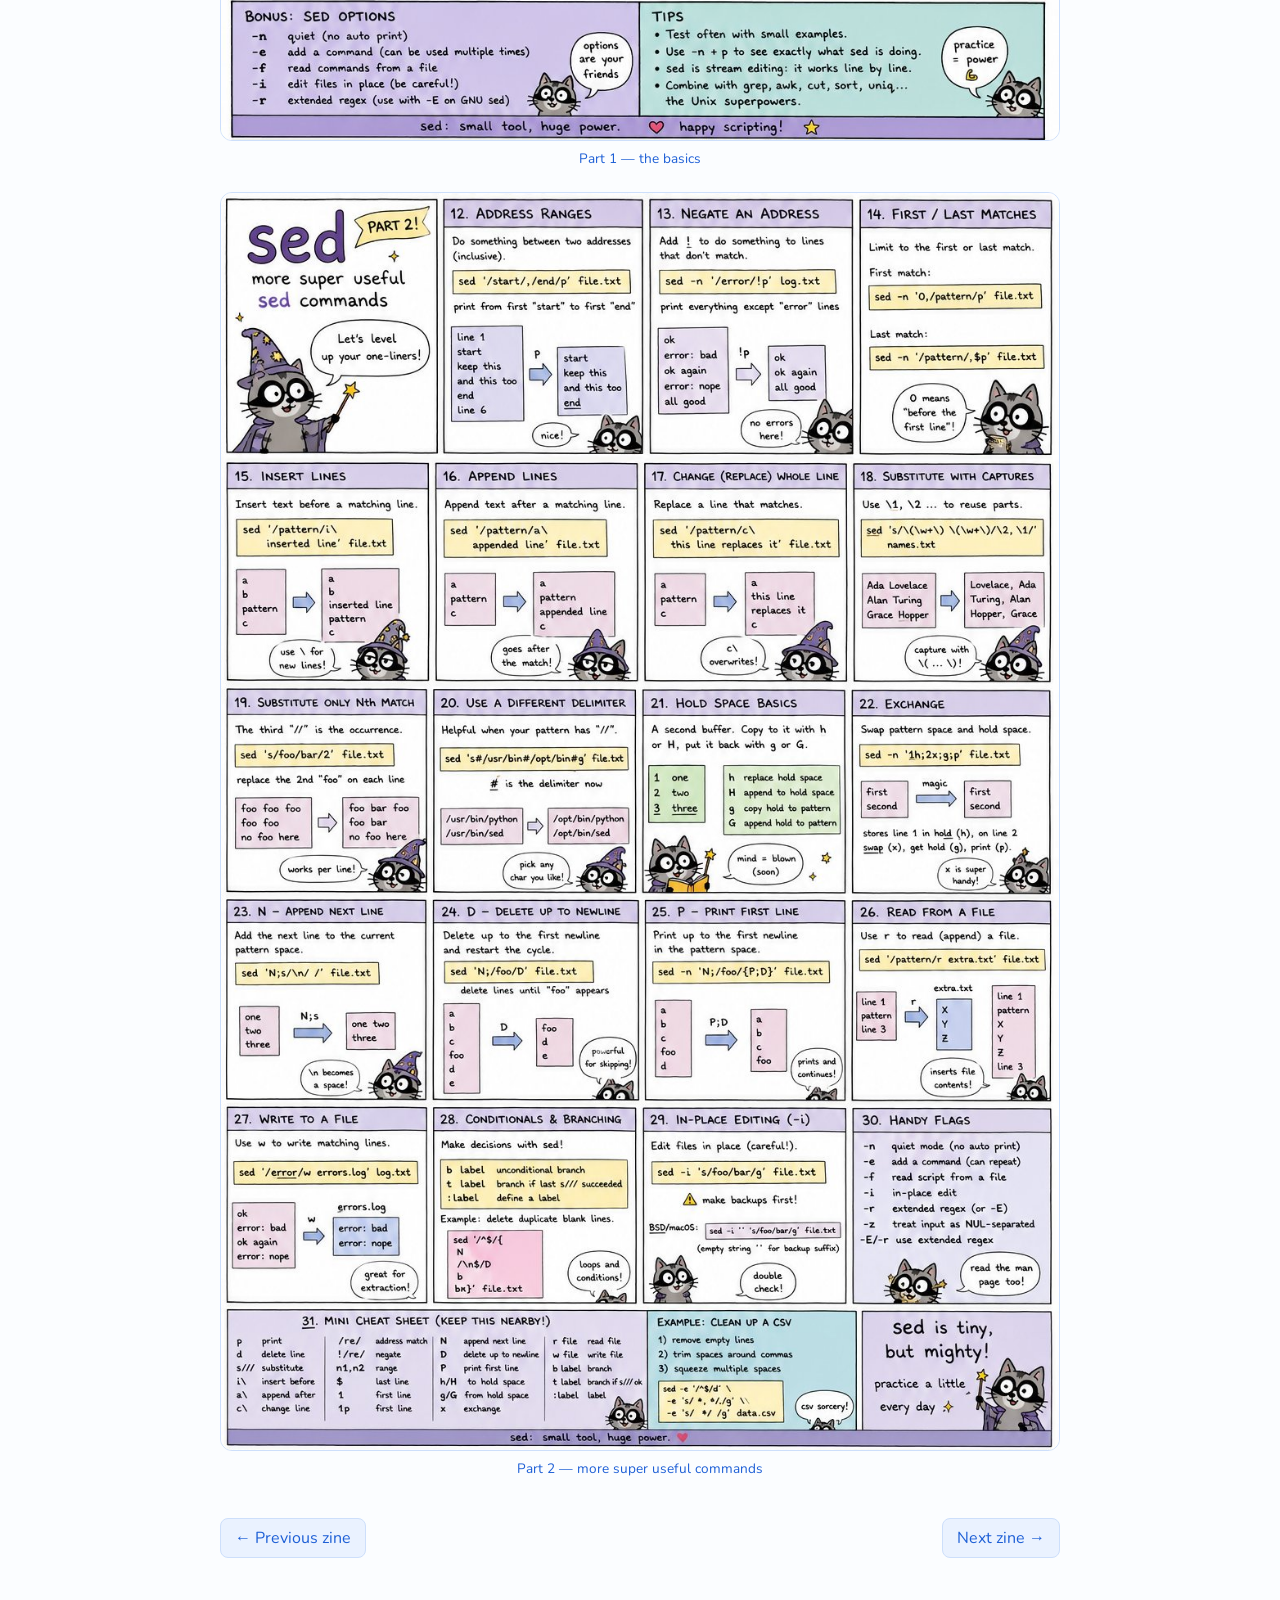
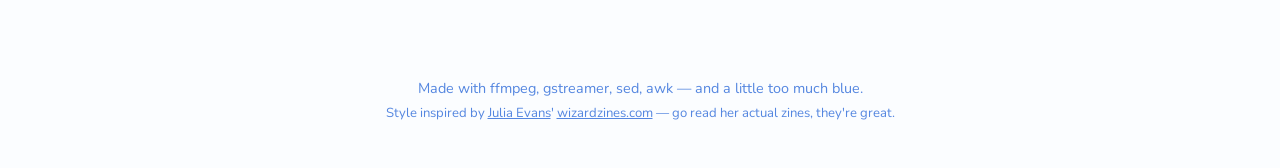
<file: zines/sed-zine.html>
<!doctype html>
<html lang="en">
<head>
<meta charset="utf-8">
<meta name="viewport" content="width=device-width, initial-scale=1">
<title>sed: Useful Commands &mdash; davyx8's Zine Library</title>
<meta name="description" content="A little library of hand-drawn tech zines about ffmpeg, gstreamer, sed, and awk.">
<link rel="preconnect" href="https://fonts.googleapis.com">
<link rel="preconnect" href="https://fonts.gstatic.com" crossorigin>
<link href="https://fonts.googleapis.com/css2?family=Patrick+Hand&family=Nunito:wght@400;700;800&family=JetBrains+Mono:wght@400;700&display=swap" rel="stylesheet">
<link rel="stylesheet" href="../style.css">
<link rel="icon" href="data:,">
</head>
<body class="zine-page">
<header class="site">
  <h1><a href="../index.html" style="color:inherit;">davyx8&rsquo;s Zine Library</a></h1>
  <p>Hand-drawn field notes on ffmpeg, gstreamer, sed, and awk. Free to read, blue by design.</p>
  <span class="stamp">est. 2026 &middot; all blue, all the time</span>
</header>
<div class="wrap zine-detail">
  <a class="back-link" href="../index.html">&larr; Back to the library</a>
  <div class="kicker">Zine &middot; Two Parts</div>
  <h1>sed: Useful Commands</h1>
  <p class="blurb">Level up your one-liners. Printing, substitution, deleting lines, hold space, branching, and a full cheat sheet.</p>
  <div class="pages">
    <figure>
      <img src="../img/full/sed-zine.jpg" alt="sed: Useful Commands page 1">
      <figcaption>Part 1 &mdash; the basics</figcaption>
    </figure>
    <figure>
      <img src="../img/full/sed-zine-2.jpg" alt="sed: Useful Commands page 2">
      <figcaption>Part 2 &mdash; more super useful commands</figcaption>
    </figure>
  </div>
  <div class="nav-buttons">
    <a href="advanced-gstreamer-jetson.html">&larr; Previous zine</a>
    <a href="awk-basics.html">Next zine &rarr;</a>
  </div>
</div>
<footer class="site">
  <p>Made with ffmpeg, gstreamer, sed, awk &mdash; and a little too much blue.</p>
  <p class="credit">Style inspired by <a href="https://jvns.ca/categories/zines/" target="_blank" rel="noopener">Julia Evans</a>' <a href="https://wizardzines.com/" target="_blank" rel="noopener">wizardzines.com</a> &mdash; go read her actual zines, they're great.</p>
</footer>
</body>
</html>
</file>
<file: style.css>
:root {
  --navy: #0b2545;
  --blue: #1d5fd6;
  --blue-bright: #2f7bff;
  --blue-pale: #eaf2ff;
  --blue-line: #cddffb;
  --blue-dark: #06152e;
  --blue-mid: #4a86ff;
  --paper: #fbfdff;
  --white: #ffffff;
  --border-width: 3px;
}

@media (prefers-color-scheme: dark) {
  :root {
    --navy: #eaf2ff;
    --blue: #6fa6ff;
    --blue-bright: #8fb9ff;
    --blue-pale: #10203f;
    --blue-line: #234480;
    --blue-dark: #8fb9ff;
    --blue-mid: #2b52a0;
    --paper: #0a1730;
    --white: #0e1e3d;
  }
}

* { box-sizing: border-box; }

html, body {
  margin: 0;
  padding: 0;
  background: var(--paper);
  color: var(--navy);
  font-family: "Nunito", "Segoe UI", Helvetica, Arial, sans-serif;
}

a { color: var(--blue); text-decoration: none; }
a:hover { text-decoration: underline; }

.wrap {
  max-width: 880px;
  margin: 0 auto;
  padding: 0 20px 80px;
}

.wrap-wide {
  max-width: 1080px;
}

header.site {
  background: var(--navy);
  color: var(--blue-pale);
  padding: 56px 20px 40px;
  text-align: center;
  border-bottom: 6px solid var(--blue-bright);
}

header.site h1 {
  font-family: "Patrick Hand", "Comic Sans MS", cursive, sans-serif;
  font-size: 3rem;
  margin: 0 0 10px;
  letter-spacing: 0.5px;
}

header.site p {
  margin: 0 auto;
  max-width: 560px;
  font-size: 1.1rem;
  opacity: 0.9;
}

header.site .stamp {
  display: inline-block;
  margin-top: 18px;
  padding: 6px 14px;
  border: 2px dashed var(--blue-bright);
  border-radius: 999px;
  font-size: 0.85rem;
  letter-spacing: 1px;
  text-transform: uppercase;
}

nav.crumbs {
  padding: 18px 0 0;
  font-size: 0.95rem;
}

.intro {
  padding: 36px 0 8px;
  font-size: 1.05rem;
  line-height: 1.6;
}

.count-pill {
  display: inline-block;
  background: var(--blue-pale);
  border: 1px solid var(--blue-line);
  color: var(--blue);
  padding: 3px 12px;
  border-radius: 999px;
  font-weight: 700;
  font-size: 0.85rem;
}

.zine-grid {
  display: grid;
  grid-template-columns: repeat(auto-fit, minmax(210px, 260px));
  justify-content: center;
  align-items: start;
  column-gap: 2.5rem;
  row-gap: 4.5rem;
  padding: 10px 0 20px;
  margin-top: 20px;
  list-style: none;
}

.li {
  display: flex;
  flex-direction: column;
  align-items: center;
  text-align: center;
  opacity: 0;
  animation: rise-in 550ms cubic-bezier(0.215, 0.61, 0.355, 1) both;
  animation-delay: calc(var(--i, 0) * 70ms);
}

@keyframes rise-in {
  from { opacity: 0; transform: translateY(26px); }
  to   { opacity: 1; transform: translateY(0); }
}

@media (prefers-reduced-motion: reduce) {
  .li { animation: none; opacity: 1; }
}

.zine {
  display: block;
  position: relative;
  width: 100%;
  border: var(--border-width) solid var(--navy);
  background: var(--white);
  z-index: 1;
  transform: skewY(3deg) scale(1);
  transform-origin: bottom left;
  transition: transform 300ms cubic-bezier(0.34, 1.56, 0.64, 1);
}

.zine::before,
.zine::after {
  content: " ";
  position: absolute;
  border: var(--border-width) solid var(--navy);
  top: calc(var(--border-width) + 1px);
  bottom: calc(var(--border-width) + 1px);
  left: calc(-1 * var(--border-width));
  right: calc(var(--border-width) + 1px);
  background: var(--blue-pale);
  z-index: -1;
  transform: skewY(-7deg) translateY(-5px);
  transform-origin: bottom left;
  transition: transform 300ms cubic-bezier(0.34, 1.56, 0.64, 1);
}

.zine::after {
  background: var(--blue-mid);
  transform: skewY(-7deg) translateY(7px);
}

.li a { display: block; }

.zine img {
  width: 100%;
  display: block;
}

.zine:hover {
  transform: skewY(0deg) scale(1.045) translateY(-14px);
  z-index: 99;
}

.zine:hover::before {
  transform: skewY(-3deg) translateY(-11px);
}

.zine:hover::after {
  transform: skewY(-3deg) translateY(13px);
}

.zine-title-wrapper {
  position: relative;
  width: 100%;
  display: flex;
  justify-content: center;
  margin-top: -1.1em;
}

h3.zine-title {
  position: relative;
  background: var(--white);
  border: 2px solid var(--navy);
  display: inline-block;
  margin: 0;
  padding: 0.4em 0.6em;
  font-family: "Patrick Hand", "Comic Sans MS", cursive, sans-serif;
  font-size: 1.15rem;
  color: var(--navy);
  z-index: 100;
  box-shadow: 3px 3px 0 var(--blue-line);
  transition: transform 200ms ease;
}

.li:hover h3.zine-title {
  transform: rotate(-1.5deg);
}

.li .kicker {
  margin-top: 1.3em;
  font-size: 0.72rem;
  text-transform: uppercase;
  letter-spacing: 1px;
  color: var(--blue);
  font-weight: 700;
}

.li .kicker::before {
  content: "\2726";
  margin-right: 5px;
  color: var(--blue-mid);
}

.li p.blurb {
  margin: 6px 0 10px;
  line-height: 1.5;
  color: var(--navy);
  opacity: 0.85;
  font-size: 0.92rem;
  max-width: 240px;
}

.read-button {
  display: inline-block;
  padding: 0.45rem 0.9rem;
  border: 2px solid var(--navy);
  border-radius: 0.5rem;
  color: var(--navy);
  background: var(--blue-pale);
  font-weight: 700;
  box-shadow: 2px 2px 0 var(--blue-line), 5px 5px 0 var(--navy);
  transition: all 150ms cubic-bezier(0.34, 1.56, 0.64, 1);
  text-decoration: none;
}

.read-button:hover {
  background: var(--blue-bright);
  color: var(--white);
  text-decoration: none;
  transform: translateY(-2px);
  box-shadow: 2px 4px 0 var(--blue-line), 5px 8px 0 var(--navy);
}

.read-button:active {
  transform: translate(3px, 3px);
  box-shadow: 0 0 0 var(--blue-line), 0 0 0 var(--navy);
}

footer.site {
  text-align: center;
  padding: 40px 20px;
  color: var(--blue);
  font-size: 0.9rem;
}

footer.site p {
  margin: 0 0 6px;
  opacity: 0.75;
}

footer.site p.credit {
  font-size: 0.82rem;
}

footer.site a {
  opacity: 1;
  text-decoration: underline;
}

/* zine detail page */

.zine-page header.site {
  padding: 40px 20px 28px;
}

.zine-detail {
  padding-top: 30px;
}

.zine-detail .kicker {
  font-size: 0.8rem;
  text-transform: uppercase;
  letter-spacing: 1px;
  color: var(--blue);
  font-weight: 700;
  margin-bottom: 6px;
}

.zine-detail h1 {
  font-family: "Patrick Hand", "Comic Sans MS", cursive, sans-serif;
  font-size: 2.4rem;
  margin: 0 0 14px;
}

.zine-detail p.blurb {
  font-size: 1.05rem;
  line-height: 1.6;
  max-width: 640px;
  margin: 0 0 28px;
}

.zine-detail .pages {
  display: flex;
  flex-direction: column;
  gap: 24px;
  margin-bottom: 40px;
}

.zine-detail .pages img {
  width: 100%;
  border-radius: 12px;
  border: 1px solid var(--blue-line);
  display: block;
}

.zine-detail .pages figcaption {
  text-align: center;
  font-size: 0.85rem;
  color: var(--blue);
  margin-top: 8px;
}

.zine-detail .pages figure {
  margin: 0;
}

.back-link {
  display: inline-block;
  margin-bottom: 8px;
  font-weight: 700;
}

.nav-buttons {
  display: flex;
  justify-content: space-between;
  gap: 12px;
  margin-top: 12px;
  flex-wrap: wrap;
}

.nav-buttons a {
  border: 1px solid var(--blue-line);
  border-radius: 8px;
  padding: 8px 14px;
  background: var(--blue-pale);
}

.nav-buttons a:hover {
  border-color: var(--blue-bright);
  text-decoration: none;
}

/* vector (whiteboard-style) zines: hand-built panels instead of scanned pages */

.vector-zine .zine-detail .pages {
  display: grid;
  grid-template-columns: repeat(4, 1fr);
  gap: 14px;
  align-items: stretch;
}

@media (max-width: 900px) {
  .vector-zine .zine-detail .pages {
    grid-template-columns: repeat(2, 1fr);
  }
}

@media (max-width: 560px) {
  .vector-zine .zine-detail .pages {
    grid-template-columns: 1fr;
  }
}

.wz-panel {
  position: relative;
  border: 2.5px solid var(--navy);
  border-radius: 6px;
  background: var(--white);
  padding: 14px 14px 16px;
  display: flex;
  flex-direction: column;
  gap: 8px;
  grid-column: span 1;
}

.wz-panel.wz-span2 { grid-column: span 2; }

@media (max-width: 900px) {
  .wz-panel.wz-span2 { grid-column: span 2; }
}

@media (max-width: 560px) {
  .wz-panel.wz-span2 { grid-column: span 1; }
}

.wz-num {
  display: inline-flex;
  align-items: center;
  justify-content: center;
  width: 1.6em;
  height: 1.6em;
  border: 2px solid var(--navy);
  border-radius: 50%;
  font-weight: 800;
  font-size: 0.95rem;
  flex: 0 0 auto;
}

.wz-panel h4 {
  display: flex;
  align-items: center;
  gap: 8px;
  margin: 0 0 2px;
  font-family: "Patrick Hand", "Comic Sans MS", cursive, sans-serif;
  font-size: 1.15rem;
  color: var(--navy);
  border-bottom: 2px solid var(--blue-line);
  padding-bottom: 6px;
}

.wz-panel p {
  margin: 0;
  font-size: 0.88rem;
  line-height: 1.5;
}

.wz-panel ul {
  margin: 0;
  padding-left: 1.1em;
  font-size: 0.86rem;
  line-height: 1.55;
}

.wz-panel ul li::marker {
  color: var(--blue);
}

.wz-panel ul li b, .wz-panel p b, .wz-code + p b {
  color: var(--blue);
}

.wz-code {
  background: var(--blue-dark);
  color: #cfe6ff;
  border-radius: 5px;
  padding: 8px 10px;
  font-family: "JetBrains Mono", "SF Mono", Consolas, monospace;
  font-size: 0.78rem;
  line-height: 1.5;
  overflow-x: auto;
  white-space: pre;
}

.wz-code .cmt { color: #7fa8de; }
.wz-code .hl { color: #ffe89b; }

.wz-callout {
  background: var(--blue-pale);
  border: 1.5px dashed var(--blue-mid);
  border-radius: 6px;
  padding: 7px 10px;
  font-size: 0.82rem;
  line-height: 1.45;
}

.wz-callout.warn {
  border-style: solid;
  border-color: var(--navy);
  background: #fff;
}

.wz-fig {
  display: flex;
  align-items: flex-end;
  gap: 8px;
  margin-top: auto;
}

.wz-fig.wz-fig-end {
  justify-content: flex-end;
}

.wz-speech {
  position: relative;
  background: var(--white);
  border: 2px solid var(--navy);
  border-radius: 12px;
  padding: 6px 10px;
  font-size: 0.78rem;
  line-height: 1.35;
  max-width: 130px;
}

.wz-doodle {
  flex: 0 0 auto;
  color: var(--navy);
}

.wz-star {
  position: absolute;
  color: var(--blue-mid);
  font-size: 1.1rem;
}

/* cover panel */

.wz-cover {
  align-items: center;
  text-align: center;
  justify-content: center;
  background: var(--blue-pale);
}

.wz-cover .wz-icon {
  color: var(--navy);
  margin-bottom: 2px;
}

.wz-cover h3 {
  margin: 0;
  font-family: "Patrick Hand", "Comic Sans MS", cursive, sans-serif;
  font-size: 2.1rem;
  color: var(--navy);
  line-height: 1;
}

.wz-cover .wz-tagline {
  font-size: 0.92rem;
  color: var(--navy);
  opacity: 0.85;
  margin: 2px 0 6px;
}

.wz-cover .wz-banner {
  display: inline-block;
  background: var(--white);
  border: 2px solid var(--navy);
  border-radius: 999px;
  padding: 5px 14px;
  font-size: 0.78rem;
  font-weight: 700;
  color: var(--navy);
}

/* try-it bar */

.wz-tryit {
  grid-column: 1 / -1;
  display: flex;
  align-items: center;
  gap: 10px;
  justify-content: center;
  flex-wrap: wrap;
  border: 2.5px solid var(--navy);
  border-radius: 6px;
  background: var(--blue-pale);
  padding: 12px 16px;
  font-size: 0.9rem;
  text-align: center;
}

.wz-tryit b {
  font-family: "Patrick Hand", "Comic Sans MS", cursive, sans-serif;
  font-size: 1.1rem;
  color: var(--navy);
}
</file>
